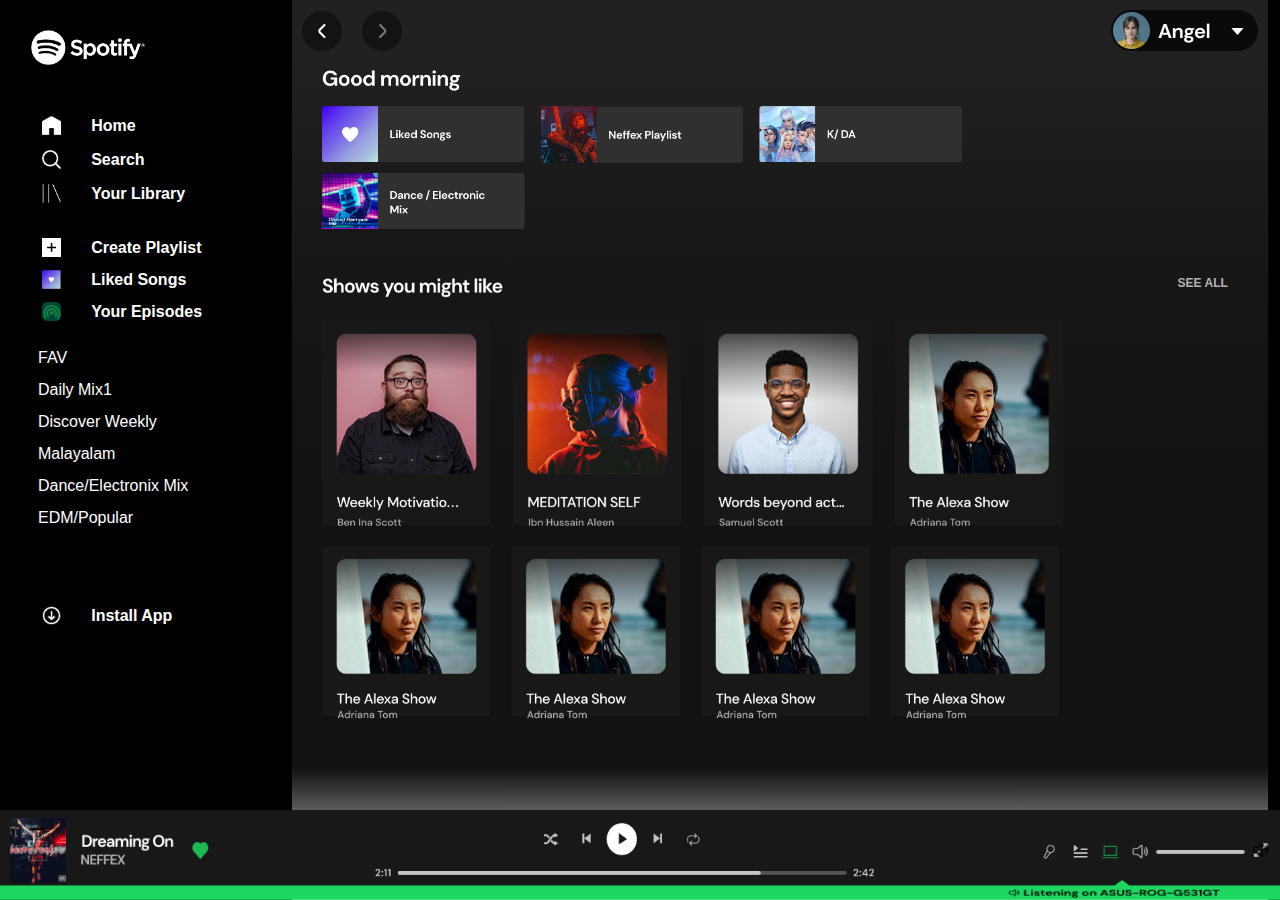
<file: index.html>
<!DOCTYPE html>
<html>
  <head>
    <meta charset="utf-8" />
    <meta http-equiv="X-UA-Compatible" content="IE=edge" />
    <title>Spotify</title>
    <meta name="viewport" content="width=device-width, initial-scale=1" />
    <link rel="stylesheet" href="./styles.css" />
    <link rel="icon" type="image/x-icon" href="./assets/logoicon.png">
  </head>
  <body>
    <div class="container">
      <div class="sidebar">
        <div class="logo" >
          <img src="./assets/logo.png" alt="Logo">
        </div>

        <div class="home-navigation">
          <div class="home-section">
            <img src="./assets/home.png" alt="home">
            <a href="#">Home</a>
          </div>
          <div class="home-section">
            <img src="./assets/search.png" alt="search">
            <a href="#">Search</a>
          </div>
          <div class="home-section">
            <img src="./assets/library.png" alt="Library">
            <a href="./index2.html">Your Library</a>
          </div>
        </div>

        <div class="playlist">
          <div>
            <img  class="im-1" src="./assets/playlist.png" alt="playlist"><a href="./index2.html">Create Playlist</a>
        </div>
        <div>
          <img class="im-2"src="./assets/liked.png" alt="liked songs">
          <a href="#">Liked Songs</a>
        </div>
        <div>
          <img  class="im-3"src="./assets/episodes.png">
          <a href="#">Your Episodes</a>
        </div>
        </div>  

        <div class="fav">
          <div>FAV</div>
          <div>Daily Mix1</div>
          <div>Discover Weekly</div>
          <div>Malayalam</div>
          <div>Dance/Electronix Mix</div>
          <div>EDM/Popular</div>
        </div> 
        <div class="install">
          <img src="./assets/download.png" alt="install">
          <a href="#">Install App</a>
        </div>
      </div>
      <div class="main-content">
        <div class="navbar">
          <div class="heading">
            <img src="./assets/navarraow.png" alt="arrows">
          </div>
          <div>
            <img src="./assets/User.png" alt="user">
          </div>
        </div>
       <div class="morning">
        <img src="./assets/morning.png" alt="moring-section">
       </div>
       <div class="shows">
       <div class="liked-section">
        <img src="./assets/likedsongs.png" alt="liked songs ">
       </div>
       <div class="seeall">
        <a href="#">SEE ALL</a>
       </div>
      </div>
      </div>
      <div class="player">
        <img class="im-5"src="./assets/dreaming-on.png" alt="music">
        <img class="im-6"src="./assets/musicplayer.png" alt="music">
        <img class="im-7"src="./assets/rightoptions.png" alt="music">
      </div>
      <div class="listen">
        <img src="./assets/Listening on DEVICE.png">
      </div>
    </div>
  </body>
</html>
</file>
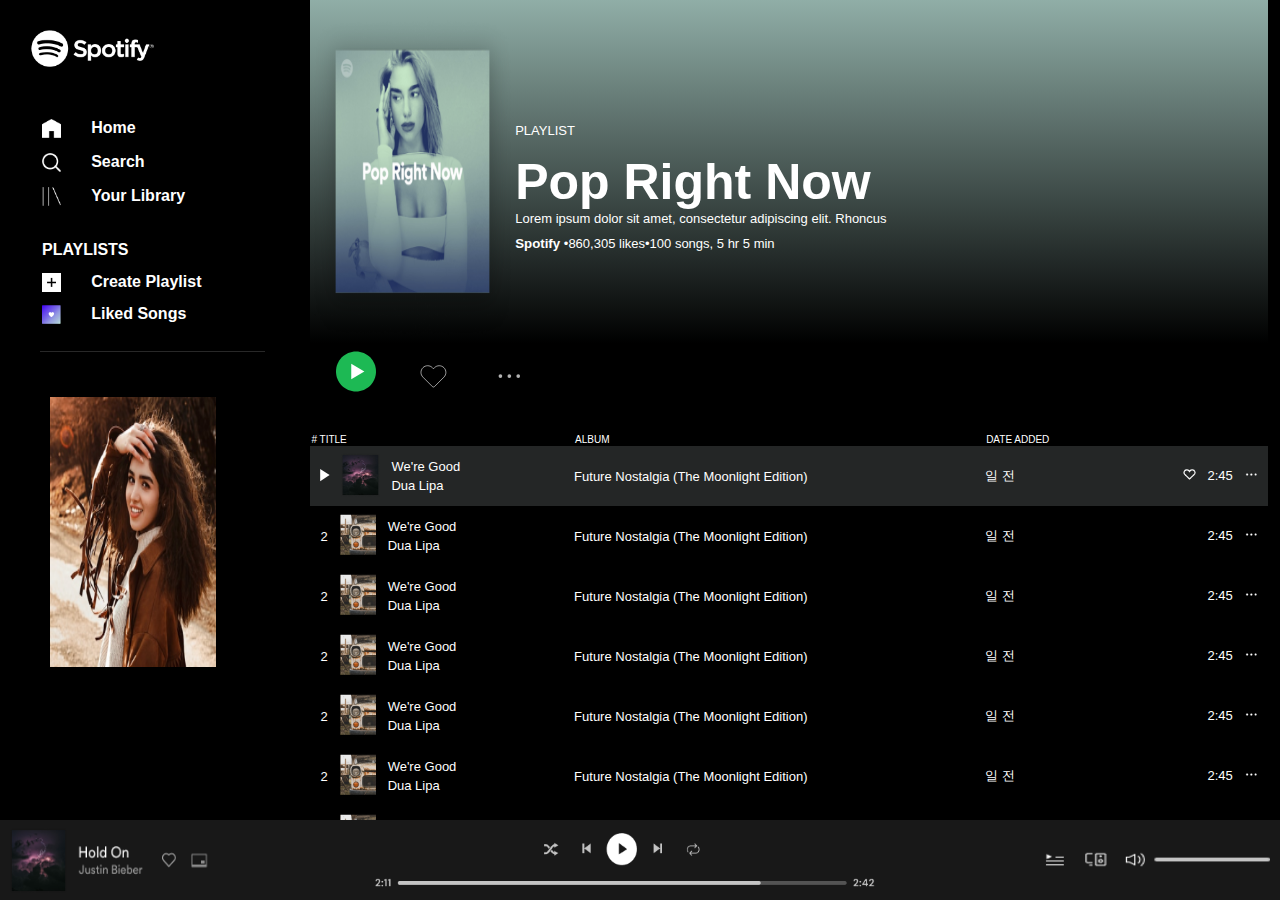
<file: index2.html>
<!DOCTYPE html>
<html>
  <head>
    <meta charset="utf-8" />
    <meta http-equiv="X-UA-Compatible" content="IE=edge" />
    <title>Spotify</title>
    <meta name="viewport" content="width=device-width, initial-scale=1" />
    <link rel="stylesheet" href="./styles.css" />
  </head>
  <body>
    <div class="container">
      <div class="sidebar">
        <div class="logo" >
          <img src="./assets/logo.png" alt="Logo">
        </div>

        <div class="home-navigation">
          <div class="home-section">
            <img src="./assets/home.png" alt="home">
            <a href="./index.html">Home</a>
          </div>
          <div class="home-section">
            <img src="./assets/search.png" alt="search">
            <a href="#">Search</a>
          </div>
          <div class="home-section">
            <img src="./assets/library.png" alt="Library">
            <a href="#">Your Library</a>
          </div>
        </div>

        <div class="playlist">
            <div>PLAYLISTS</div>
          <div>
            <img  class="im-1" src="./assets/playlist.png" alt="playlist"><a href="./index2.html">Create Playlist</a>
        </div>
        <div>
          <img class="im-2"src="./assets/liked.png" alt="liked songs">
          <a href="#">Liked Songs</a>
        </div>
        
        </div> 
        <div class="horizontal-line"></div> 

        <div class="album">
          <img class="art" src="./assets/album art.png">
        </div> 
        
      </div>
      <div class="main-content">
        <div class="pop">
            <div class="artist">
                <img src="./assets/popartist.png" alt="pop right now">
            </div>
            <div class="pop-section">
                <h6>PLAYLIST</h6>
                <h1>Pop Right Now</h1>
                <P>Lorem ipsum dolor sit amet, consectetur adipiscing elit. Rhoncus</P>
                <h5>Spotify <span class="bullets"><Span>&#8226</Span>860,305 likes<span>&#8226</span>100 songs, 5 hr 5 min</span></h5>
            </div>
        </div>
        <div class="play-bar">
           <button><svg xmlns="http://www.w3.org/2000/svg" width="55" height="55" viewBox="0 0 55 55" fill="none">
            <path d="M0 27.5C0 12.3122 12.3122 0 27.5 0C42.6878 0 55 12.3122 55 27.5C55 42.6878 42.6878 55 27.5 55C12.3122 55 0 42.6878 0 27.5Z" fill="#1DB954"/>
            <path d="M39 27.5L21 17V38L39 27.5Z" fill="white"/>
          </svg></button>
           <button><svg xmlns="http://www.w3.org/2000/svg" width="46" height="46" viewBox="0 0 46 46" fill="none">
            <path opacity="0.7" d="M22.3027 13.4342C19.3015 10.433 14.4355 10.433 11.4342 13.4342V13.4342C8.433 16.4355 8.433 21.3015 11.4342 24.3027L22.3735 35.242C22.9957 35.8641 24.0043 35.8641 24.6265 35.242L35.5658 24.3027C38.567 21.3015 38.567 16.4355 35.5658 13.4342V13.4342C32.5645 10.433 27.6985 10.433 24.6973 13.4342L23.5 14.6315L22.3027 13.4342Z" stroke="white" stroke-linejoin="round"/>
          </svg></button>
           <button><svg xmlns="http://www.w3.org/2000/svg" width="46" height="46" viewBox="0 0 46 46" fill="none">
            <g opacity="0.7">
              <circle cx="13.125" cy="23.125" r="2.125" fill="white"/>
              <circle cx="23.375" cy="23.125" r="2.125" fill="white"/>
              <circle cx="33.625" cy="23.125" r="2.125" fill="white"/>
            </g>
          </svg></button>
        </div>
        <div class="music-list">
            <table>
                <tr>
                    <th># TITLE</th>
                    <th>ALBUM</th>
                    <th>DATE ADDED</th>
                    
                </tr>
                <tr style="background-color: #242626;">
                    <td >
                        <div class="row-1">
                        <div><svg xmlns="http://www.w3.org/2000/svg" width="10" height="14" viewBox="0 0 10 14" fill="none">
                            <path d="M9.60205 7.04145L0.19764 13.1395L0.19764 0.943375L9.60205 7.04145Z" fill="white"/>
                          </svg></div>
                          <div>
                          <img src="./assets/Rectangle 9.png"></div>
                          <div><p style="margin-bottom: 0px;padding: 0px;">We're Good</p>
                          <p style="margin-top: 4px;padding: 0px;">Dua Lipa</p></div>
                        </div>
                    </td>
                    <td>Future Nostalgia (The Moonlight Edition)</td>
                    <td>일 전</td>
                    <td>
                        <div class=row-2>
                            <div><img src="./assets/heart.png"></div>
                            <div>2:45</div>
                            <div><img src="./assets/more.png" style="margin-right: 10px;"></div>
                </tr>
                <tr>
                    <td >
                        <div class="row-1">
                        <div>2</div>
                          <div>
                          <img src="./assets/Rectangle 20.png"></div>
                          <div><p style="margin-bottom: 0px;padding: 0px;font-size: 16px;font-weight: 400;">We're Good</p>
                          <p style="margin-top: 4px;padding: 0px;">Dua Lipa</p></div>
                        </div>
                    </td>
                    <td>Future Nostalgia (The Moonlight Edition)</td>
                    <td>일 전</td>
                    <td>
                        <div class=row-2>
                            <div>2:45</div>
                            <div><img src="./assets/more.png" style="margin-right: 10px;"></div>
                        </div></td>
                </tr>
                <tr>
                    <td >
                        <div class="row-1">
                        <div>2</div>
                          <div>
                          <img src="./assets/Rectangle 20.png"></div>
                          <div><p style="margin-bottom: 0px;padding: 0px;font-size: 16px;font-weight: 400;">We're Good</p>
                          <p style="margin-top: 4px;padding: 0px;">Dua Lipa</p></div>
                        </div>
                    </td>
                    <td>Future Nostalgia (The Moonlight Edition)</td>
                    <td>일 전</td>
                    <td>
                        <div class=row-2>
                            <div>2:45</div>
                            <div><img src="./assets/more.png" style="margin-right: 10px;"></div>
                        </div></td>
                </tr>
                <tr>
                    <td >
                        <div class="row-1">
                        <div>2</div>
                          <div>
                          <img src="./assets/Rectangle 20.png"></div>
                          <div><p style="margin-bottom: 0px;padding: 0px;font-size: 16px;font-weight: 400;">We're Good</p>
                          <p style="margin-top: 4px;padding: 0px;">Dua Lipa</p></div>
                        </div>
                    </td>
                    <td>Future Nostalgia (The Moonlight Edition)</td>
                    <td>일 전</td>
                    <td>
                        <div class=row-2>
                            <div>2:45</div>
                            <div><img src="./assets/more.png" style="margin-right: 10px;"></div>
                        </div></td>
                </tr>
                <tr>
                    <td >
                        <div class="row-1">
                        <div>2</div>
                          <div>
                          <img src="./assets/Rectangle 20.png"></div>
                          <div><p style="margin-bottom: 0px;padding: 0px;font-size: 16px;font-weight: 400;">We're Good</p>
                          <p style="margin-top: 4px;padding: 0px;">Dua Lipa</p></div>
                        </div>
                    </td>
                    <td>Future Nostalgia (The Moonlight Edition)</td>
                    <td>일 전</td>
                    <td>
                        <div class=row-2>
                            <div>2:45</div>
                            <div><img src="./assets/more.png" style="margin-right: 10px;"></div>
                        </div></td>
                </tr>
                <tr>
                    <td >
                        <div class="row-1">
                        <div>2</div>
                          <div>
                          <img src="./assets/Rectangle 20.png"></div>
                          <div><p style="margin-bottom: 0px;padding: 0px;font-size: 16px;font-weight: 400;">We're Good</p>
                          <p style="margin-top: 4px;padding: 0px;">Dua Lipa</p></div>
                        </div>
                    </td>
                    <td>Future Nostalgia (The Moonlight Edition)</td>
                    <td>일 전</td>
                    <td>
                        <div class=row-2>
                            <div>2:45</div>
                            <div><img src="./assets/more.png" style="margin-right: 10px;"></div>
                        </div></td>
                </tr>
                <tr>
                    <td >
                        <div class="row-1">
                        <div>2</div>
                          <div>
                          <img src="./assets/Rectangle 20.png"></div>
                          <div><p style="margin-bottom: 0px;padding: 0px;font-size: 16px;font-weight: 400;">We're Good</p>
                          <p style="margin-top: 4px;padding: 0px;">Dua Lipa</p></div>
                        </div>
                    </td>
                    <td>Future Nostalgia (The Moonlight Edition)</td>
                    <td>일 전</td>
                    <td>
                        <div class=row-2>
                            <div>2:45</div>
                             <div><img src="./assets/more.png" style="margin-right: 10px;"></div>
                        </div></td>
                </tr>
                <tr>
                    <td >
                        <div class="row-1">
                        <div>2</div>
                          <div>
                          <img src="./assets/Rectangle 20.png"></div>
                          <div><p style="margin-bottom: 0px;padding: 0px;font-size: 16px;font-weight: 400;">We're Good</p>
                          <p style="margin-top: 4px;padding: 0px;">Dua Lipa</p></div>
                        </div>
                    </td>
                    <td>Future Nostalgia (The Moonlight Edition)</td>
                    <td>일 전</td>
                    <td>
                        <div class=row-2>
                            <div>2:45</div>
                             <div><img src="./assets/more.png" style="margin-right: 10px;"></div>
                        </div></td>
                </tr>
                <tr>
                    <td >
                        <div class="row-1">
                        <div>2</div>
                          <div>
                          <img src="./assets/Rectangle 20.png"></div>
                          <div><p style="margin-bottom: 0px;padding: 0px;font-size: 16px;font-weight: 400;">We're Good</p>
                          <p style="margin-top: 4px;padding: 0px;">Dua Lipa</p></div>
                        </div>
                    </td>
                    <td>Future Nostalgia (The Moonlight Edition)</td>
                    <td>일 전</td>
                    <td>
                        <div class=row-2>
                            <div>2:45</div>
                             <div><img src="./assets/more.png" style="margin-right: 10px;"></div>
                        </div></td>
                </tr>
                <tr>
                    <td >
                        <div class="row-1">
                        <div>2</div>
                          <div>
                          <img src="./assets/Rectangle 20.png"></div>
                          <div><p style="margin-bottom: 0px;padding: 0px;font-size: 16px;font-weight: 400;">We're Good</p>
                          <p style="margin-top: 4px;padding: 0px;">Dua Lipa</p></div>
                        </div>
                    </td>
                    <td>Future Nostalgia (The Moonlight Edition)</td>
                    <td>일 전</td>
                    <td>
                        <div class=row-2>
                            <div>2:45</div>
                             <div><img src="./assets/more.png" style="margin-right: 10px;"></div>
                        </div></td>
                </tr>
                <tr>
                    <td >
                        <div class="row-1">
                        <div>2</div>
                          <div>
                          <img src="./assets/Rectangle 20.png"></div>
                          <div><p style="margin-bottom: 0px;padding: 0px;font-size: 16px;font-weight: 400;">We're Good</p>
                          <p style="margin-top: 4px;padding: 0px;">Dua Lipa</p></div>
                        </div>
                    </td>
                    <td>Future Nostalgia (The Moonlight Edition)</td>
                    <td>일 전</td>
                    <td>
                        <div class=row-2>
                            <div>2:45</div>
                             <div><img src="./assets/more.png" style="margin-right: 10px;"></div>
                        </div></td>
                </tr>
                <tr>
                    <td >
                        <div class="row-1">
                        <div>2</div>
                          <div>
                          <img src="./assets/Rectangle 20.png"></div>
                          <div><p style="margin-bottom: 0px;padding: 0px;font-size: 16px;font-weight: 400;">We're Good</p>
                          <p style="margin-top: 4px;padding: 0px;">Dua Lipa</p></div>
                        </div>
                    </td>
                    <td>Future Nostalgia (The Moonlight Edition)</td>
                    <td>일 전</td>
                    <td>
                        <div class=row-2>
                            <div>2:45</div>
                             <div><img src="./assets/more.png" style="margin-right: 10px;"></div>
                        </div></td>
                </tr>
                <tr>
                    <td >
                        <div class="row-1">
                        <div>2</div>
                          <div>
                          <img src="./assets/Rectangle 20.png"></div>
                          <div><p style="margin-bottom: 0px;padding: 0px;font-size: 16px;font-weight: 400;">We're Good</p>
                          <p style="margin-top: 4px;padding: 0px;">Dua Lipa</p></div>
                        </div>
                    </td>
                    <td>Future Nostalgia (The Moonlight Edition)</td>
                    <td>일 전</td>
                    <td>
                        <div class=row-2>
                            <div>2:45</div>
                             <div><img src="./assets/more.png" style="margin-right: 10px;"></div>
                        </div></td>
                </tr>
                <tr>
                    <td >
                        <div class="row-1">
                        <div>2</div>
                          <div>
                          <img src="./assets/Rectangle 20.png"></div>
                          <div><p style="margin-bottom: 0px;padding: 0px;font-size: 16px;font-weight: 400;">We're Good</p>
                          <p style="margin-top: 4px;padding: 0px;">Dua Lipa</p></div>
                        </div>
                    </td>
                    <td>Future Nostalgia (The Moonlight Edition)</td>
                    <td>일 전</td>
                    <td>
                        <div class=row-2>
                            <div>2:45</div>
                             <div><img src="./assets/more.png" style="margin-right: 10px;"></div>
                        </div></td>
                </tr>

            
            </table>
        </div>
      </div>
      <div class="player2">
        <img class="im-5"src="./assets/holdon.png" alt="music">
        <img class="im-6"src="./assets/musicplayer.png" alt="music">
        <img class="im-7"src="./assets/right-options2.png" alt="music">
      </div>
    </div>
  </body>
</html>
</file>
<file: styles.css>
body,
html {
  height: 100%;
  margin: 0rem;
  overflow: hidden;
  display: flex;
  flex-direction: column;
  font-family: 'Nunito', sans-serif;
  background-color: #000;
  color: #fff;
}

a {
  color: #fff;
  text-decoration: none;
  padding-inline:30px ;
}

.container {
  display: flex;
  flex: 1;
  overflow: hidden;
  background-color: black;
}

.sidebar {
  flex: 0.19;
  display: flex;
  flex-direction: column;
  padding: 30px;
}
.home-navigation{
  display: flex;
  flex-direction: column;
  margin-top:30px
}
.logo>img{
  width: 50%;
  margin-bottom: 10px;
}
.home-section,.playlist>div,.install{
  display: flex;
  justify-content: flex-start;
  align-items: center;
  font-weight: bold;
  width:70%;
  height:30px;
  margin:2px;
  padding-left:10px;
 
}

.home-section>img,.playlist>div>img,.install>img{
  height: 1.2rem;
  width: 1.2rem;
}
.home-section:hover,.install:hover,.playlist>div:hover{
  border-radius: 6px;
background: #282828;
opacity: 0.8;
padding:5px;
}
.playlist{
  margin-top:20px;
  margin-bottom:20px;
}
.im-1{
  background-color: white;
}
.im-3{
  border-radius: 5px;
background: #004638;
}

.fav>div{
  padding-bottom: 2px;
  margin-left:8px;
  width:70%;
  height:30px;
  font-weight: 500;
  color: white;
}
.fav>div:hover{
  opacity: 0.8;
  cursor: pointer;
  border-radius: 6px;
background: #282828;
padding:8px;
}

.main-content {
  flex: 0.8;
  overflow-y: auto;
  background: linear-gradient(180deg, #222 0%, #1F1F1F 11.64%, #171717 25.66%, #161616 32.94%, #151515 35.98%, #131313 44.89%, #121212 55.22%, #121212 75.34%, #121212 85.45%, rgba(18, 18, 18, 0.00) 100%);
  display: flex;
  background-color: white;
  flex-direction: column;
}
.navbar{
  position: sticky;
  display: flex;
  justify-content: space-between;
  align-items: center;
  padding: 10px;
  top:0;
  background-color:#212121;
}

.player {
  width: 100%;
  height: 80px;
  position: fixed;
  bottom: 0;
  background: #181818;
  display: flex;
  justify-content: space-between;
  align-items: center;
  margin-bottom:10px;
}
.listen{
  width: 100%;
  height: 20px;
  position: fixed;
  bottom: 0;
  margin-top: 0px;
}
.listen>img{
width:100%;
height:20px;
}
.navbar>div>img:hover{
 cursor: pointer;
}
.install{
  margin-top:60px;
}
.morning{
  width: 1130px;
  height: auto;
 margin-left:30px;
}
.morning>img{
  width:50vw;
  height: auto;
}
.liked-section{
  width: 1130px;
  flex:1;
  height: auto;
 margin-left:30px;
margin-bottom:90px;
}
.liked-section>img{
  width:58vw;
  padding-bottom: 40px;
}
.shows{
  display: flex;
  margin-top:40px;
}

.seeall>a{
  color: #B3B3B3;
font-size:12px;
font-style: normal;
font-weight: 700;
margin-right: 10px;
}
.im-5{
  width: 200px;
height: 65px;
padding-left: 10px;
}
.im-6{
  width: 500px;
height: 60px;
}
.im-7{
  width: 230px;
height: 24px;
padding-right:10px ;
}
.horizontal-line{
width: 90%;
height: 1px;
flex-shrink: 0;
background: #282828;
margin-left: 10px;
}
.art{
  width:13vw;
  height: 30vh;
}
.album{
  width:18vw;
  height: 31vh;
  display: flex;
  align-items: center;
  margin-top: 40px;
  margin-left:20px;
}
.pop{
  display: flex;
  background: linear-gradient(180deg, #90AEA7 0%, #000 100%);
  align-items: center;
}
.pop-section>h1{
  color: #FFF;
font-size: 50px;
font-style: normal;
font-weight: 900;
margin: 0;

}
.bullets{
font-size: 13px;
font-weight: 400;
}
.pop-section>p{
font-size: 13px;
font-weight: 400;
margin: 0px;
padding: 0px;
}

.pop-section>h5{
  margin: 0px;
  padding-top: 10px;
}
.pop-section>h6{
font-size: 13px;
font-weight: 500;
margin-bottom: 15px;
}
.artist>img{
  margin-top:15px;
  width:16vw;
  height: 36vh;
}
.play-bar{
background: #000;
}
.play-bar button{
  margin-left: 20px;
  background-color: transparent;
  border: none;
}
.play-bar>button:hover{
opacity: 0.5;
}
.play-bar button>svg{
  width: 40px;
}
.row-1{
  display:flex;
  align-items: center;
}
table{
  width: 100%;
  height:auto;
  background-color: #000;
  border-collapse:collapse ;
}
.row-1>div{
  margin-left: 10px;
}
tr{
  width:100%;
  padding: 0px;
  margin: 0px;
}
.row-2{
  display: flex;
  align-items: center;
  justify-content: end;
}
.row-2>div{
  margin-left: 10px;
}
th{
  text-align: left;
font-size: 10px;
font-weight: 400;
}
td{
  padding: 0px;
  margin: 0px;
  font-size: 13px;
  font-weight: 400;
}
.row-2>div>img{
  width:15px;
}
.row-1>div>p{
  font-size: 13px !important;
}
tr:hover{
  cursor: pointer;
  background-color: #212121;
  border:1px solid white
}
.music-list{
padding-top: 30px;
background-color: #000;
}
.player2{
  width: 100%;
  height: 80px;
  position: fixed;
  bottom: 0;
  background: #181818;
  display: flex;
  justify-content: space-between;
  align-items: center;
}

@media (min-width: 1200px){
  .home-section,.playlist>div,.install{ 
  width:100%;
  }
  
}

@media (min-width: 768px) and (max-width: 1199px){
  .sidebar{
    width: auto;
  }
  .logo>img{
    width: 70%;
  }
  .home-section,.playlist>div,.install{
    font-weight: 600;
    width:100%;
    height:30px;
    margin:2px;
    padding-left:5px;
    font-size: 13px;
  }
  .home-section>img,.playlist>div>img,.install>img{
    height: 1rem;
    width: 1rem;
  }
  a {
    padding-inline:10px ;
  }
  .fav>div{
    width:100%;
    height:30px;
    font-size: 13px;
    font-weight: 500;
  }
  .navbar{
    padding: 10px;
  }
  .liked-section>img{
    width:65vw;
    height: 55vh;
  }
  .seeall>a{
  font-weight: 500;
  font-size: 7px;
  margin-right: 10px;
  }
  .navbar>div>img{
    width:10vw;
    height: 5vh;
  }
  .main-content{
    overflow-x: hidden;
  }
  .player{
    height: 60px;
  }
  .im-5{
    width: 15vw;
  height: 40px;
  padding-left: 10px;
  }
  .im-6{
    width: 230px;
  height: 35px;
  }
  .im-7{
    width: 100px;
  height: 20px;
  padding-right:10px ;
  }
  .art{
    width:15vw;
    height: 20vh;
  }
  .album{
    margin-top: 10px;
  }
  .pop-section>h1{
  font-size: 30px;
  
  
  }
  .bullets{
  font-size: 10px;
  }
  .pop-section>p{
  font-size: 10px;
  padding-top: 3px;
  }
  
  .pop-section>h5{
    margin: 0px;
    padding-top: 5px;
  }
  .pop-section>h6{
  font-size: 10px;
  }
  .artist>img{
    width: 20vw;
  }
  .play-bar>button>svg{
    width:30px;
  }
  th{
  font-size: 8px;
  font-weight: 400;
  }
  td{
    font-size: 10px;
    font-weight: 100;
  }
  .row-2>div>img{
    width:15px;
  }
  .row-1>div>p{
    font-size: 10px !important;
  }
  .player2{
    height: 50px;
  }
}

@media (max-width: 767px) {
.sidebar{
  width: auto;
}
.logo>img{
  width: 70%;
}
.home-section,.playlist>div,.install{
  font-weight: 500;
  width:100%;
  height:30px;
  margin:2px;
  padding-left:5px;
  font-size: 13px;
}
.home-section>img,.playlist>div>img,.install>img{
  height: 1rem;
  width: 1rem;
}
a {
  padding-inline:10px ;
}
.fav>div{
  width:100%;
  height:30px;
  font-size: 13px;
  font-weight: 500;
}
.navbar{
  padding: 3px;
}
.liked-section>img{
  width:60vw;
  height: 55vh;
  padding-bottom: 50px;
}
.seeall>a{
font-weight: 400;
font-size: 7px;
margin-right: 10px;
}
.navbar>div>img{
  width:15vw;
  height: 5vh;
}
.main-content{
  overflow-x: hidden;
}
.player{
  width
}
.im-5{
  width: 15vw;
height: 40px;
padding-left: 10px;
}
.im-6{
  width: 230px;
height: 35px;
}
.im-7{
  width: 100px;
height: 20px;
padding-right:10px ;
}
.art{
  width:15vw;
  height: 20vh;
}
.pop-section>h1{
font-size: 30px;


}
.bullets{
font-size: 10px;
}
.pop-section>p{
font-size: 10px;
padding-top: 3px;
}

.pop-section>h5{
  margin: 0px;
  padding-top: 5px;
}
.pop-section>h6{
font-size: 10px;
}
.artist>img{
  width: 23vw;
  height:30vh ;
}
.play-bar>button>svg{
  width:30px;
}
th{
font-size: 8px;
font-weight: 400;
}
td{
  font-size: 10px;
  font-weight: 100;
}
.row-2>div>img{
  width:15px;
}
.row-1>div>p{
  font-size: 10px !important;
}
.player{
  height: 60px;
}
.player2{
  height: 50px;
}
}
</file>
